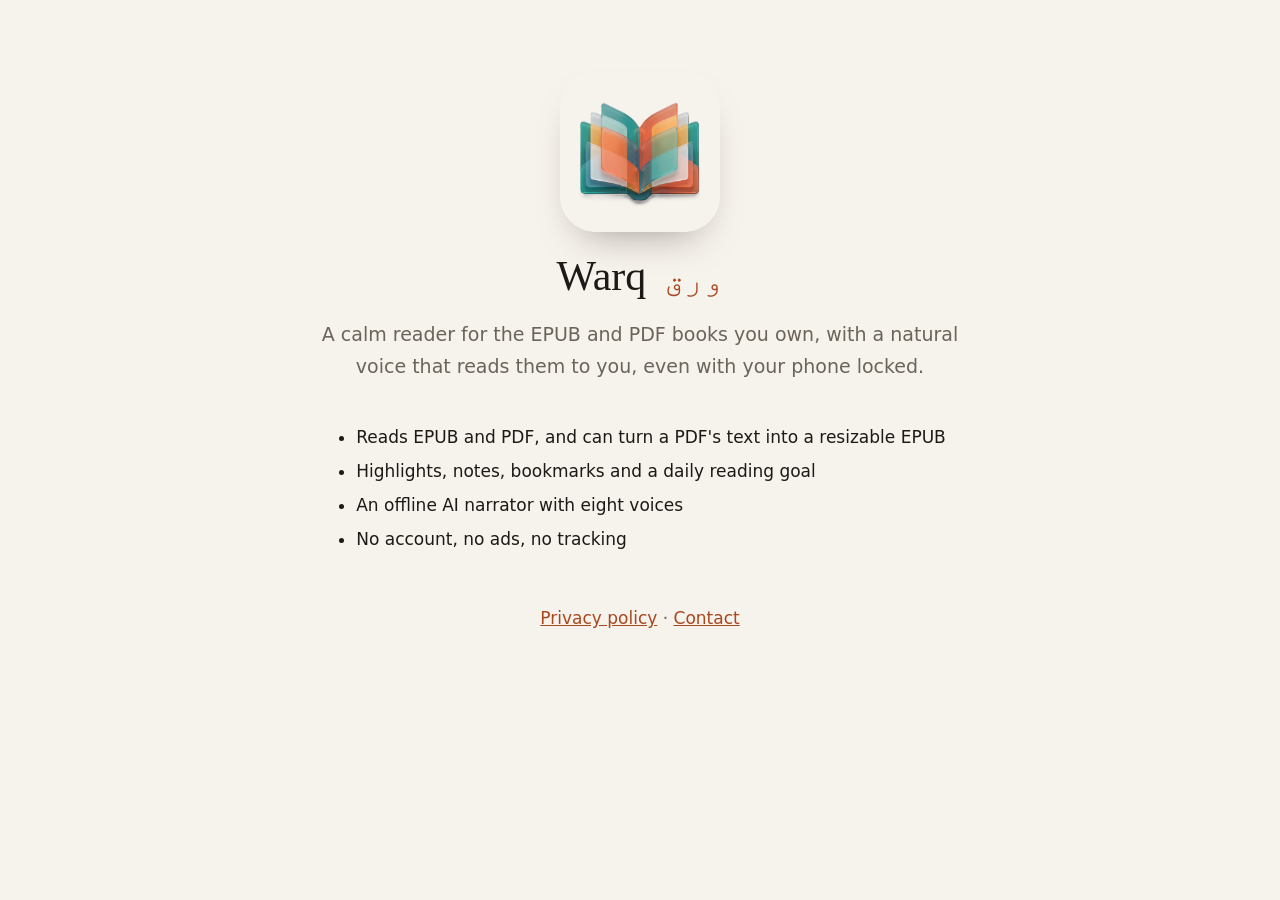
<file: index.html>
<!doctype html>
<html lang="en">
<head>
<meta charset="utf-8">
<meta name="viewport" content="width=device-width, initial-scale=1">
<title>Warq · ورق</title>
<meta name="description" content="Warq is a calm reader for the EPUB and PDF books you own, with a natural voice that reads them to you.">
<link rel="icon" href="icon-192.png">
<link rel="stylesheet" href="site.css">
</head>
<body>
<main class="page home">
  <img class="logo" src="icon-512.png" alt="The Warq app icon: an open book of translucent pages" width="160" height="160">
  <h1>Warq <span lang="ur">ورق</span></h1>
  <p class="lede">A calm reader for the EPUB and PDF books you own, with a natural voice that reads them to you, even with your phone locked.</p>
  <ul class="facts">
    <li>Reads EPUB and PDF, and can turn a PDF's text into a resizable EPUB</li>
    <li>Highlights, notes, bookmarks and a daily reading goal</li>
    <li>An offline AI narrator with eight voices</li>
    <li>No account, no ads, no tracking</li>
  </ul>
  <p class="links"><a href="privacy.html">Privacy policy</a> · <a href="https://github.com/ibaadnaeem/warq-site/issues">Contact</a></p>
</main>
</body>
</html>
</file>
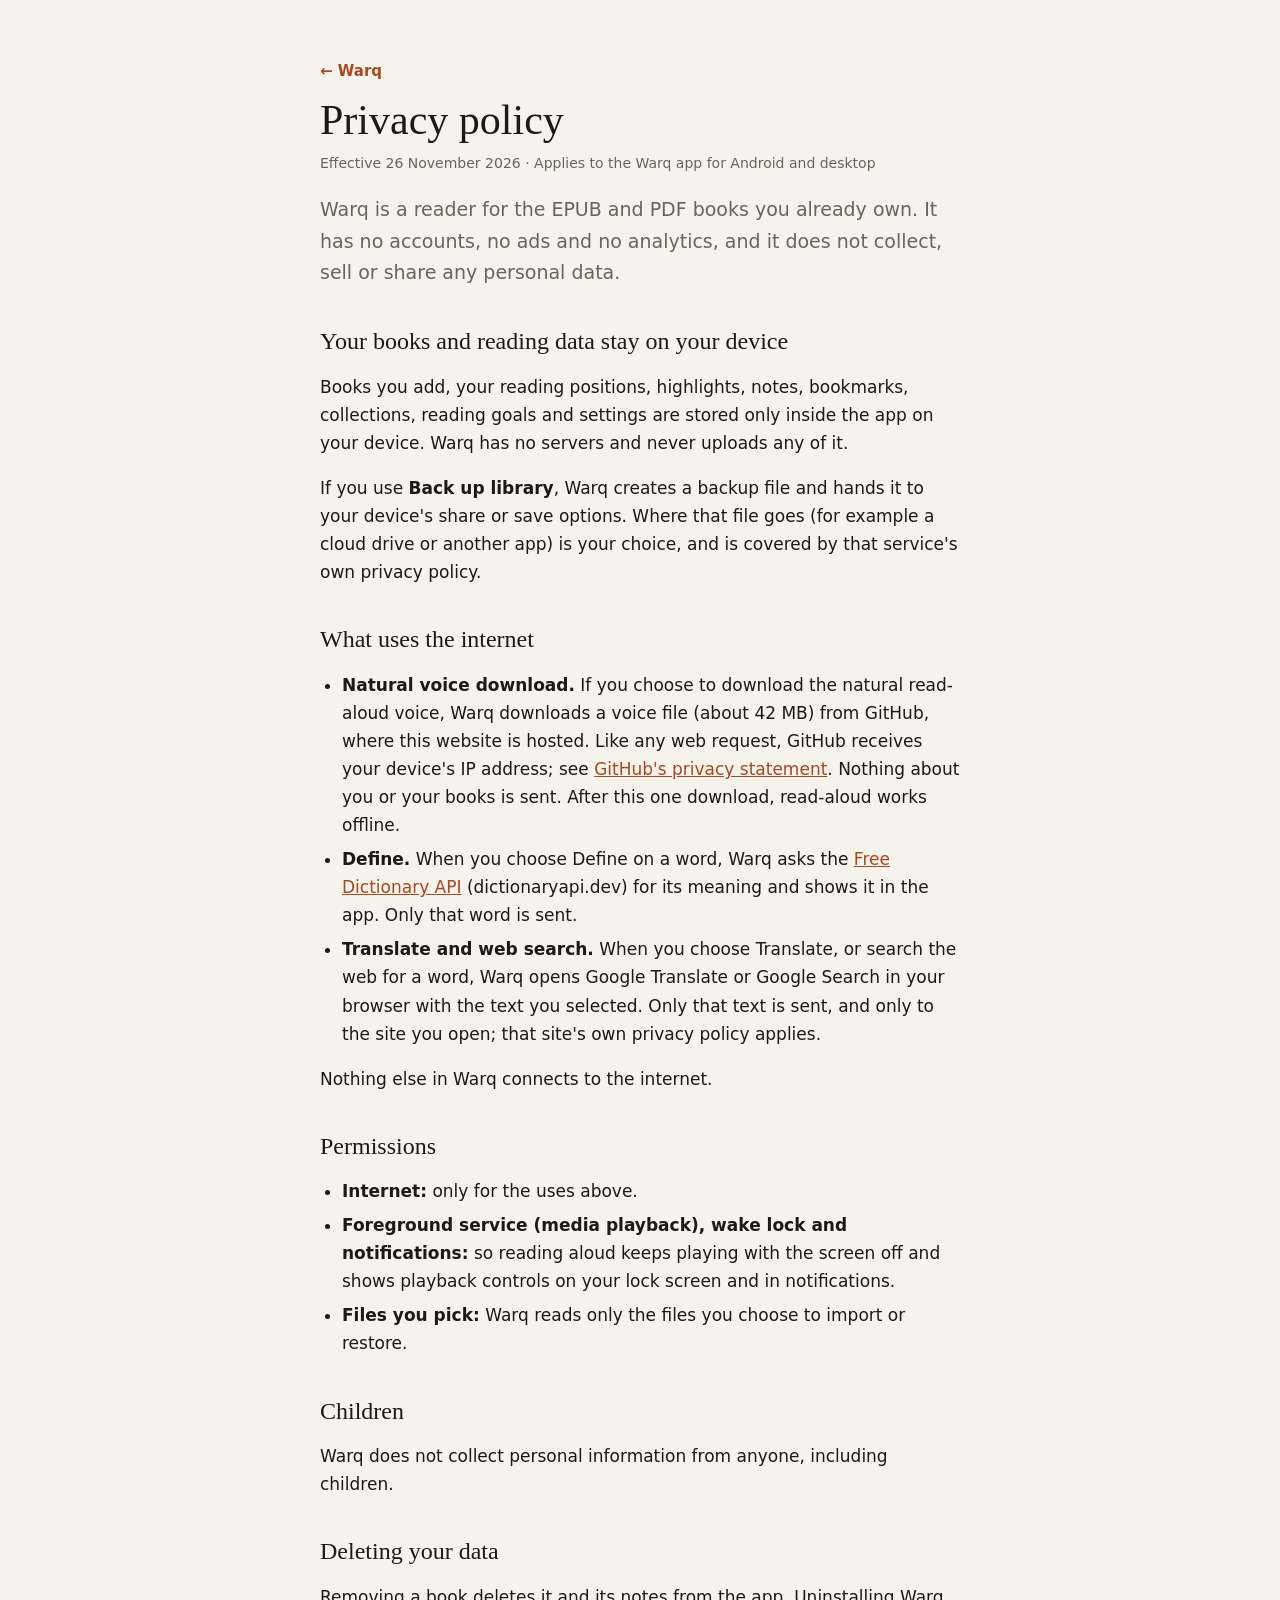
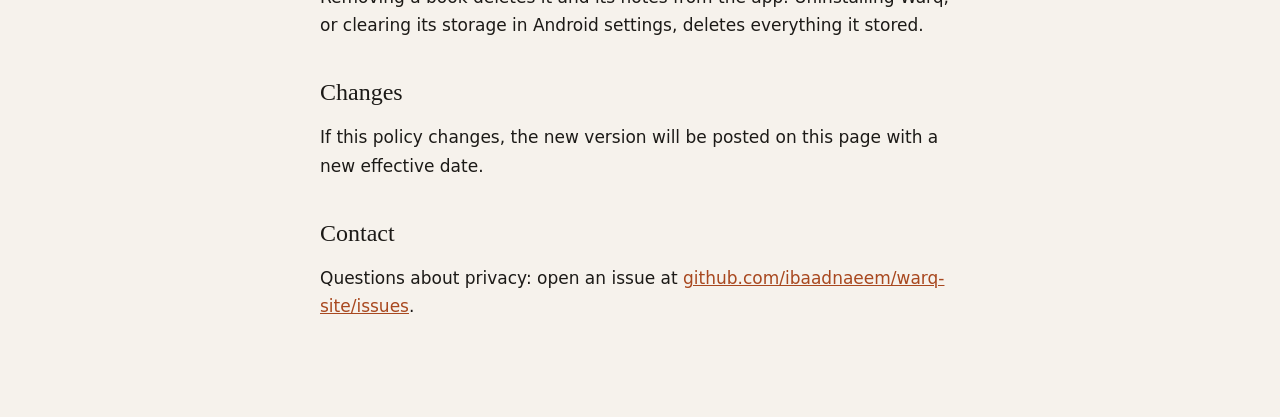
<file: privacy.html>
<!doctype html>
<html lang="en">
<head>
<meta charset="utf-8">
<meta name="viewport" content="width=device-width, initial-scale=1">
<title>Warq · Privacy policy</title>
<link rel="icon" href="icon-192.png">
<link rel="stylesheet" href="site.css">
</head>
<body>
<main class="page">
  <a class="back" href="./">← Warq</a>
  <h1>Privacy policy</h1>
  <p class="meta">Effective 26 November 2026 · Applies to the Warq app for Android and desktop</p>

  <p class="lede">Warq is a reader for the EPUB and PDF books you already own. It has no accounts, no ads and no analytics, and it does not collect, sell or share any personal data.</p>

  <h2>Your books and reading data stay on your device</h2>
  <p>Books you add, your reading positions, highlights, notes, bookmarks, collections, reading goals and settings are stored only inside the app on your device. Warq has no servers and never uploads any of it.</p>
  <p>If you use <strong>Back up library</strong>, Warq creates a backup file and hands it to your device's share or save options. Where that file goes (for example a cloud drive or another app) is your choice, and is covered by that service's own privacy policy.</p>

  <h2>What uses the internet</h2>
  <ul>
    <li><strong>Natural voice download.</strong> If you choose to download the natural read-aloud voice, Warq downloads a voice file (about 42&nbsp;MB) from GitHub, where this website is hosted. Like any web request, GitHub receives your device's IP address; see <a href="https://docs.github.com/site-policy/privacy-policies/github-general-privacy-statement">GitHub's privacy statement</a>. Nothing about you or your books is sent. After this one download, read-aloud works offline.</li>
    <li><strong>Define.</strong> When you choose Define on a word, Warq asks the <a href="https://dictionaryapi.dev/">Free Dictionary API</a> (dictionaryapi.dev) for its meaning and shows it in the app. Only that word is sent.</li>
    <li><strong>Translate and web search.</strong> When you choose Translate, or search the web for a word, Warq opens Google Translate or Google Search in your browser with the text you selected. Only that text is sent, and only to the site you open; that site's own privacy policy applies.</li>
  </ul>
  <p>Nothing else in Warq connects to the internet.</p>

  <h2>Permissions</h2>
  <ul>
    <li><strong>Internet:</strong> only for the uses above.</li>
    <li><strong>Foreground service (media playback), wake lock and notifications:</strong> so reading aloud keeps playing with the screen off and shows playback controls on your lock screen and in notifications.</li>
    <li><strong>Files you pick:</strong> Warq reads only the files you choose to import or restore.</li>
  </ul>

  <h2>Children</h2>
  <p>Warq does not collect personal information from anyone, including children.</p>

  <h2>Deleting your data</h2>
  <p>Removing a book deletes it and its notes from the app. Uninstalling Warq, or clearing its storage in Android settings, deletes everything it stored.</p>

  <h2>Changes</h2>
  <p>If this policy changes, the new version will be posted on this page with a new effective date.</p>

  <h2>Contact</h2>
  <p>Questions about privacy: open an issue at <a href="https://github.com/ibaadnaeem/warq-site/issues">github.com/ibaadnaeem/warq-site/issues</a>.</p>
</main>
</body>
</html>
</file>
<file: site.css>
:root {
  --paper: #f6f2ec;
  --ink: #1c1a17;
  --muted: #6b645a;
  --clay: #a8481f;
  --line: rgba(28, 26, 23, 0.1);
  color-scheme: light dark;
}
@media (prefers-color-scheme: dark) {
  :root { --paper: #121110; --ink: #eee8de; --muted: #a69e92; --clay: #e3895e; --line: rgba(255, 255, 255, 0.1); }
}
* { box-sizing: border-box; }
body {
  margin: 0;
  background: var(--paper);
  color: var(--ink);
  font: 400 17px/1.65 -apple-system, "Segoe UI", Inter, Roboto, system-ui, sans-serif;
}
.page {
  max-width: 680px;
  margin: 0 auto;
  padding: 56px max(20px, env(safe-area-inset-right)) 80px max(20px, env(safe-area-inset-left));
}
h1, h2 { font-family: "Iowan Old Style", "Palatino Linotype", Georgia, serif; font-weight: 500; line-height: 1.15; }
h1 { font-size: 42px; margin: 12px 0 8px; }
h1 span { color: var(--clay); font-size: 0.8em; margin-left: 0.2em; }
h2 { font-size: 24px; margin: 40px 0 8px; }
a { color: var(--clay); }
.lede { font-size: 19px; color: var(--muted); }
.meta { color: var(--muted); font-size: 14px; margin: 0; }
.back { text-decoration: none; font-weight: 600; font-size: 15px; }
ul { padding-left: 22px; }
li { margin: 6px 0; }
.home { text-align: center; padding-top: 72px; }
.home .logo { border-radius: 36px; box-shadow: 0 20px 40px -24px rgba(40, 28, 16, 0.5); }
.home .facts { text-align: left; display: inline-block; margin: 16px 0 28px; }
.links { color: var(--muted); }
</file>
